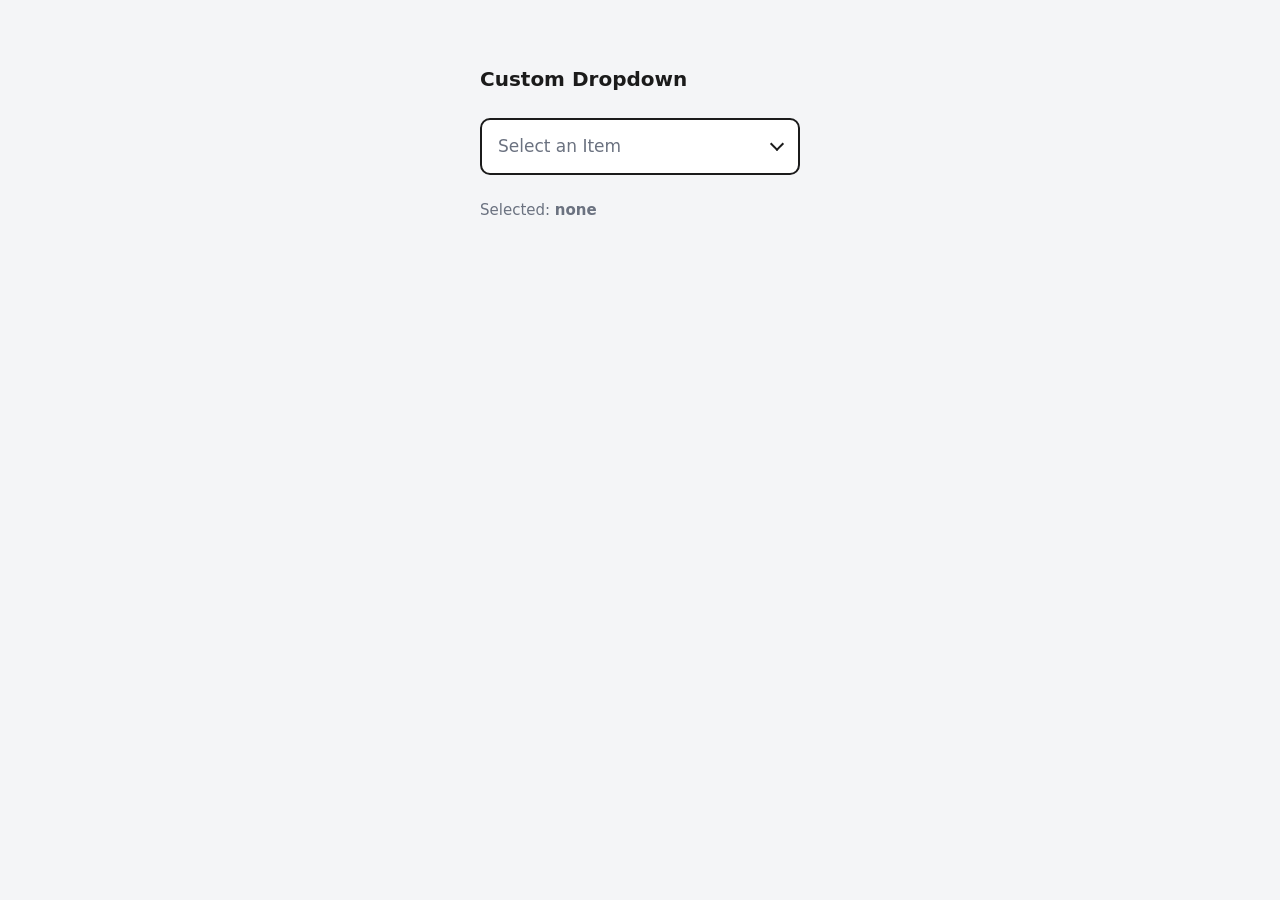
<file: Custom Dropdown/index.html>
<!DOCTYPE html>
<html lang="en">
<head>
  <meta charset="UTF-8" />
  <meta name="viewport" content="width=device-width, initial-scale=1.0" />
  <title>Custom Dropdown</title>
  <link rel="stylesheet" href="css/reset.css" />
  <link rel="stylesheet" href="css/style.css" />
</head>
<body>
  <main class="page">
    <h1 class="page__title">Custom Dropdown</h1>

    <!--
      The whole component lives inside .dropdown.
      JS toggles the class `is-open` on this root element - CSS does the rest.
      The <ul> is rendered by JS from the items in js/data.js, so it starts empty.
    -->
    <div class="dropdown" id="dropdown">
      <button
        type="button"
        class="dropdown__trigger"
        id="dropdownTrigger"
        aria-haspopup="listbox"
        aria-expanded="false"
        aria-controls="dropdownList"
      >
        <span class="dropdown__label is-placeholder" id="dropdownLabel">Select an Item</span>
        <span class="dropdown__chevron" aria-hidden="true"></span>
      </button>

      <ul
        class="dropdown__list"
        id="dropdownList"
        role="listbox"
        tabindex="-1"
        aria-labelledby="dropdownLabel"
      >
        <!-- <li class="dropdown__option" role="option" data-value="1">...</li> -->
      </ul>
    </div>

    <p class="output">
      Selected: <strong id="selectedOutput">none</strong>
    </p>
  </main>

  <script src="js/data.js"></script>
  <script src="js/script.js"></script>
</body>
</html>
</file>
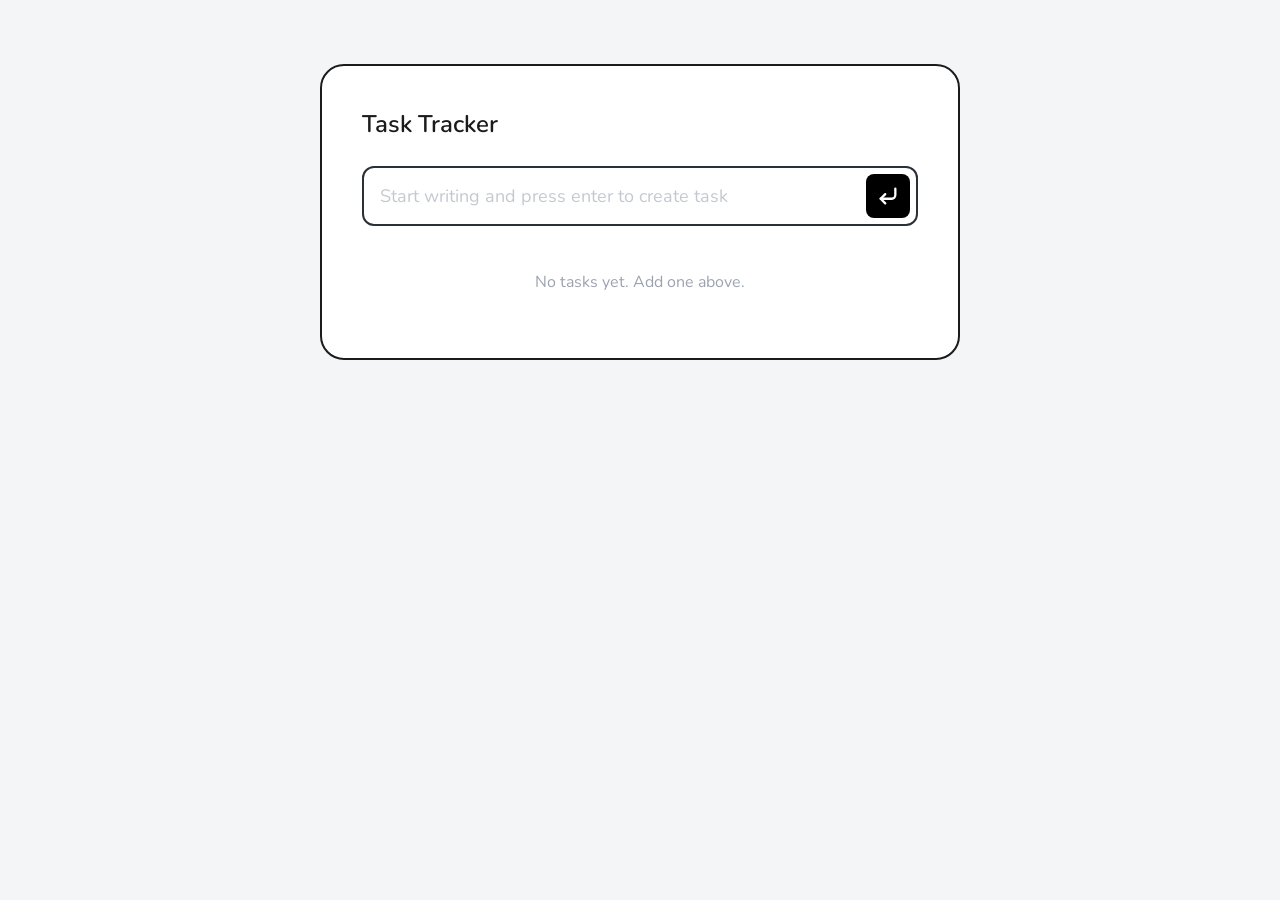
<file: Task Tracker/index.html>
<!DOCTYPE html>
<html lang="en">
<head>
  <meta charset="UTF-8" />
  <meta name="viewport" content="width=device-width, initial-scale=1.0" />
  <title>Task Tracker</title>
  <link rel="preconnect" href="https://fonts.googleapis.com" />
  <link rel="preconnect" href="https://fonts.gstatic.com" crossorigin />
  <link href="https://fonts.googleapis.com/css2?family=Nunito:wght@400;600&display=swap" rel="stylesheet" />
  <link rel="stylesheet" href="css/reset.css" />
  <link rel="stylesheet" href="css/style.css" />
</head>
<body>
  <main class="tracker">
    <h1 class="tracker__title">Task Tracker</h1>

    <!--
      A <form>, so pressing Enter in the input and clicking the button
      both fire the same "submit" event.
    -->
    <form class="task-form" id="taskForm" autocomplete="off">
      <input
        type="text"
        class="task-form__input"
        id="taskInput"
        placeholder="Start writing and press enter to create task"
        aria-label="New task"
      />
      <button type="submit" class="task-form__submit" aria-label="Add task">
        <svg viewBox="0 0 24 24" width="22" height="22" fill="none" stroke="currentColor"
             stroke-width="2.5" stroke-linecap="round" stroke-linejoin="round" aria-hidden="true">
          <polyline points="9 10 4 15 9 20" />
          <path d="M20 4v7a4 4 0 0 1-4 4H4" />
        </svg>
      </button>
    </form>

    <!--
      Your renderTasks() fills this list. Each task should look like this:

      <li class="task" data-id="...">
        <input type="checkbox" class="task__checkbox" />
        <span class="task__text">Task description</span>
        <button type="button" class="task__delete" aria-label="Delete task"></button>
      </li>

      Add the class `is-completed` to the <li> for a completed task.
      The trash icon comes from CSS - the button stays empty.
    -->
    <ul class="task-list" id="taskList"></ul>
  </main>

  <script src="js/script.js"></script>
</body>
</html>
</file>
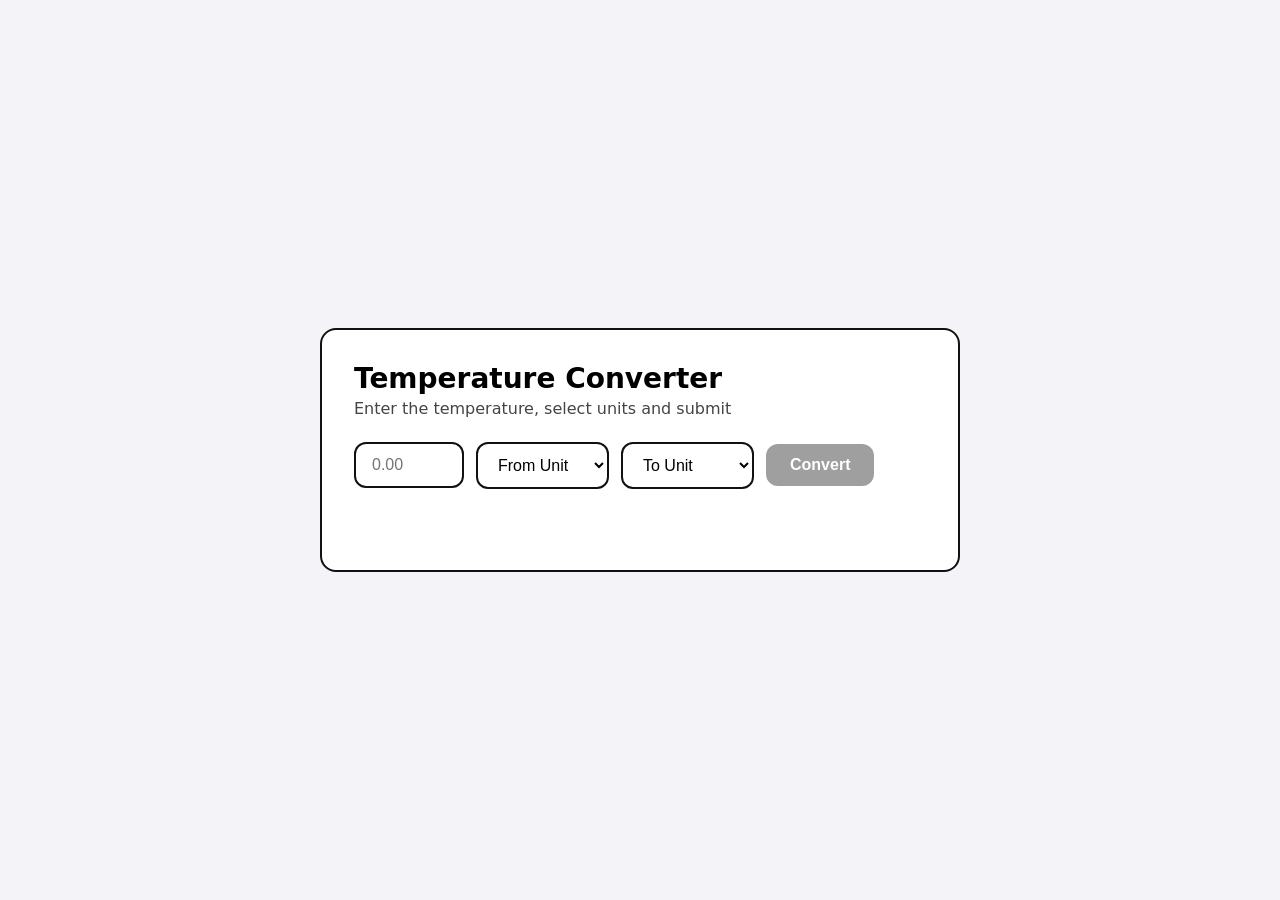
<file: Temperature Converter/index.html>
<!DOCTYPE html>
<html lang="en">
<head>
  <meta charset="UTF-8" />
  <meta name="viewport" content="width=device-width, initial-scale=1.0" />
  <title>Temperature Converter</title>
  <link rel="stylesheet" href="styles.css" />
</head>
<body>
  <main class="card">
    <h1>Temperature Converter</h1>
    <p class="subtitle">Enter the temperature, select units and submit</p>

    <form id="converter" class="controls">
      <input
        type="number"
        id="value"
        class="field"
        placeholder="0.00"
        step="any"
      />

      <select id="from" class="field">
        <option value="" disabled selected>From Unit</option>
        <option value="celsius">Celsius</option>
        <option value="fahrenheit">Fahrenheit</option>
        <option value="kelvin">Kelvin</option>
      </select>

      <select id="to" class="field">
        <option value="" disabled selected>To Unit</option>
        <option value="celsius">Celsius</option>
        <option value="fahrenheit">Fahrenheit</option>
        <option value="kelvin">Kelvin</option>
      </select>

      <button type="submit" id="convert" class="convert" disabled>Convert</button>
    </form>

    <p id="result" class="result"></p>
  </main>

  <script src="script.js"></script>
</body>
</html>
</file>
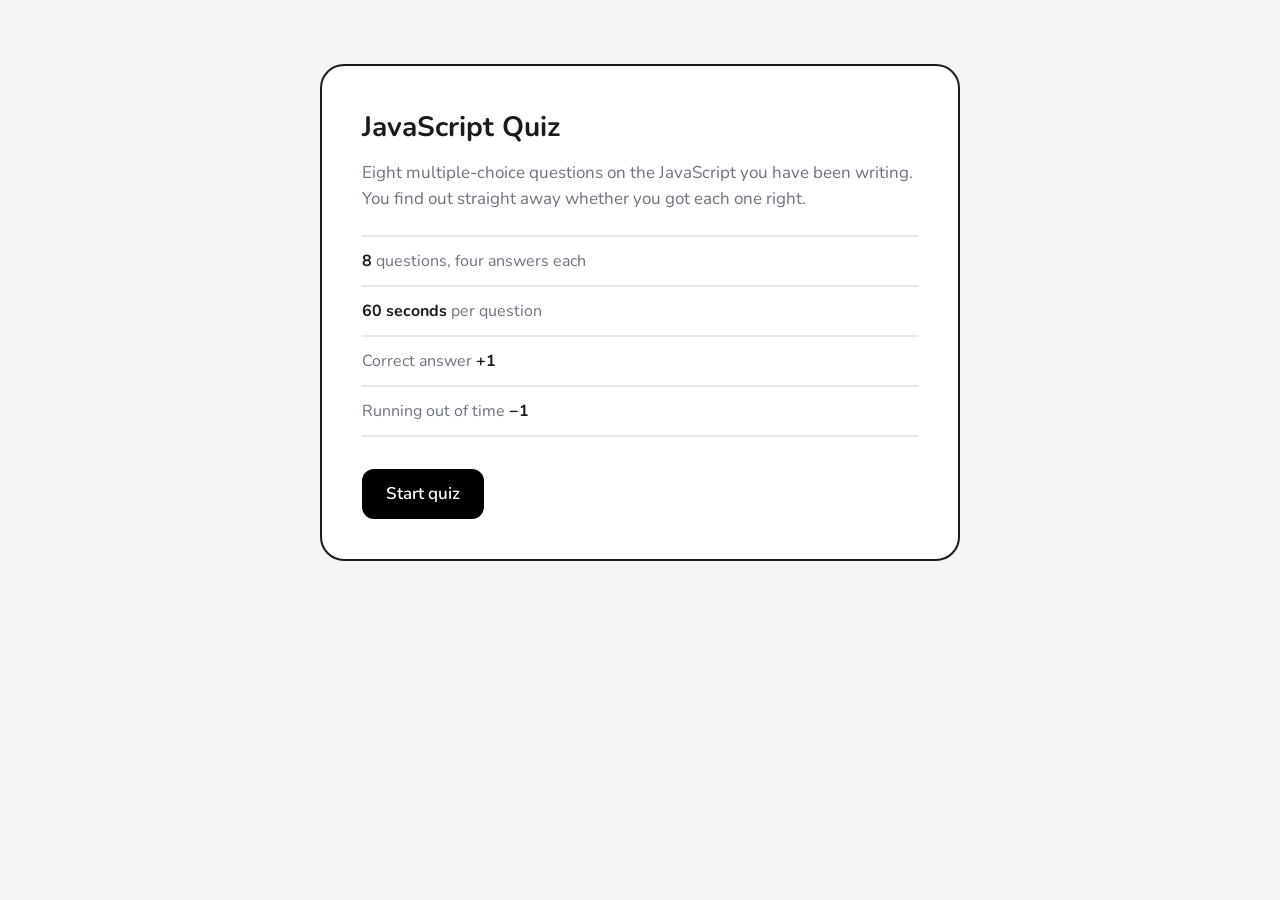
<file: Intermediate/Quiz App/index.html>
<!DOCTYPE html>
<html lang="en">
<head>
  <meta charset="UTF-8" />
  <meta name="viewport" content="width=device-width, initial-scale=1.0" />
  <title>Quiz App</title>
  <link rel="preconnect" href="https://fonts.googleapis.com" />
  <link rel="preconnect" href="https://fonts.gstatic.com" crossorigin />
  <link href="https://fonts.googleapis.com/css2?family=Nunito:wght@400;600;700&display=swap" rel="stylesheet" />
  <link rel="stylesheet" href="css/reset.css" />
  <link rel="stylesheet" href="css/style.css" />
</head>
<body>
  <!--
    Three screens live in the page at once. Only one is visible at a time -
    the other two carry the class `is-hidden`, which is just `display: none`.
    Your showScreen() swaps that class around; nothing is ever created or
    destroyed, so there is no layout jump between screens.
  -->
  <main class="quiz">

    <!-- ============ 1. Start screen ============ -->
    <section class="card screen" id="startScreen">
      <h1 class="card__title">JavaScript Quiz</h1>

      <p class="card__lead">
        Eight multiple-choice questions on the JavaScript you have been writing.
        You find out straight away whether you got each one right.
      </p>

      <ul class="rules">
        <li class="rules__item"><strong>8</strong> questions, four answers each</li>
        <li class="rules__item"><strong>60 seconds</strong> per question</li>
        <li class="rules__item">Correct answer <strong>+1</strong></li>
        <li class="rules__item">Running out of time <strong>&minus;1</strong></li>
      </ul>

      <button type="button" class="btn btn--primary" id="startButton">Start quiz</button>
    </section>

    <!-- ============ 2. Question screen ============ -->
    <section class="card screen is-hidden" id="questionScreen">
      <!--
        The progress text and the clock. Your render fills both:
        progress  -> "Question 3 of 8"
        timer     -> "0:47"
        Add `is-urgent` to the timer when the last 10 seconds are running,
        the CSS turns it red and gives it a pulse.
      -->
      <header class="card__meta">
        <span class="card__progress" id="progress">Question 1 of 8</span>
        <span class="card__timer" id="timer" role="timer" aria-live="off">1:00</span>
      </header>

      <!-- Set the fill's inline `width` as a percentage to shrink the bar. -->
      <div class="timer-bar" aria-hidden="true">
        <div class="timer-bar__fill" id="timerBar" style="width: 100%"></div>
      </div>

      <h2 class="card__question" id="questionText"></h2>

      <!--
        Your renderQuestion() fills this list. Each answer looks like this:

        <li>
          <button type="button" class="answer" data-index="0">
            <span class="answer__letter">A</span>
            <span class="answer__text">pop()</span>
          </button>
        </li>

        Once the question is answered, add one of these to the button:
          is-correct   green  - always put this on the right answer
          is-wrong     red    - only on the wrong one the user picked
        and set `disabled` on every button so nothing can be clicked twice.
      -->
      <ul class="answers" id="answerList"></ul>

      <footer class="card__footer">
        <!-- "Correct!" / "Not quite." / "Time's up." - add `is-correct` or `is-wrong`. -->
        <p class="feedback" id="feedback" role="status" aria-live="polite"></p>

        <!-- Hidden until the question is answered. Says "See results" on the last one. -->
        <button type="button" class="btn btn--primary is-hidden" id="nextButton">Next question</button>
      </footer>
    </section>

    <!-- ============ 3. Results screen ============ -->
    <section class="card screen is-hidden" id="resultsScreen">
      <h2 class="card__title">Your results</h2>

      <!-- e.g. "6 / 8" -->
      <p class="score" id="finalScore"></p>
      <!-- e.g. "5 correct, 2 wrong, 1 timed out" -->
      <p class="score__detail" id="scoreDetail"></p>

      <!--
        Your renderResults() fills this list, one <li> per question:

        <li class="result is-correct">
          <p class="result__question">Which method removes the last element?</p>
          <p class="result__line">Your answer: <span>pop()</span></p>
          <p class="result__line">Correct answer: <span>pop()</span></p>
        </li>

        The <li> class decides the colour of the stripe down its left edge:
          is-correct   green
          is-wrong     red
          is-skipped   grey, for the ones that ran out of time
      -->
      <ol class="results" id="resultsList"></ol>

      <button type="button" class="btn btn--primary" id="restartButton">Try again</button>
    </section>

  </main>

  <script src="js/data.js"></script>
  <script src="js/script.js"></script>
</body>
</html>
</file>
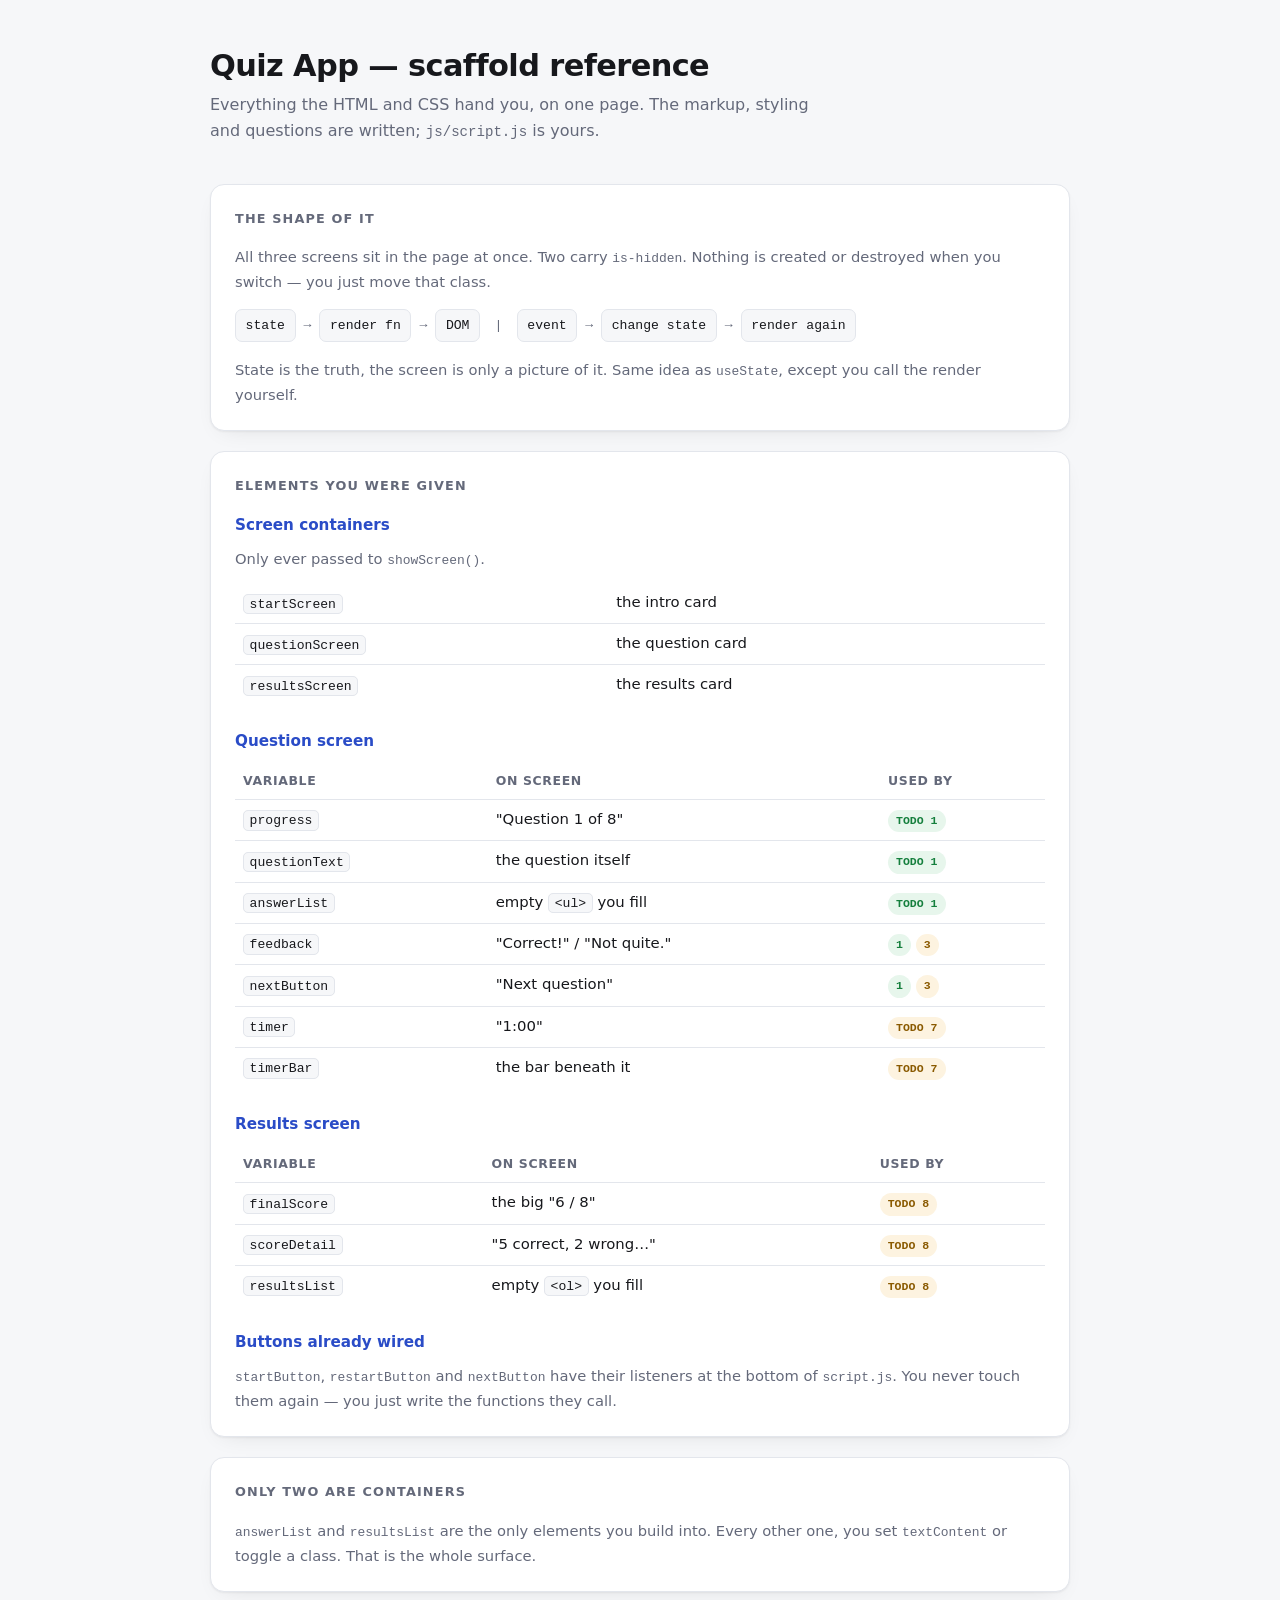
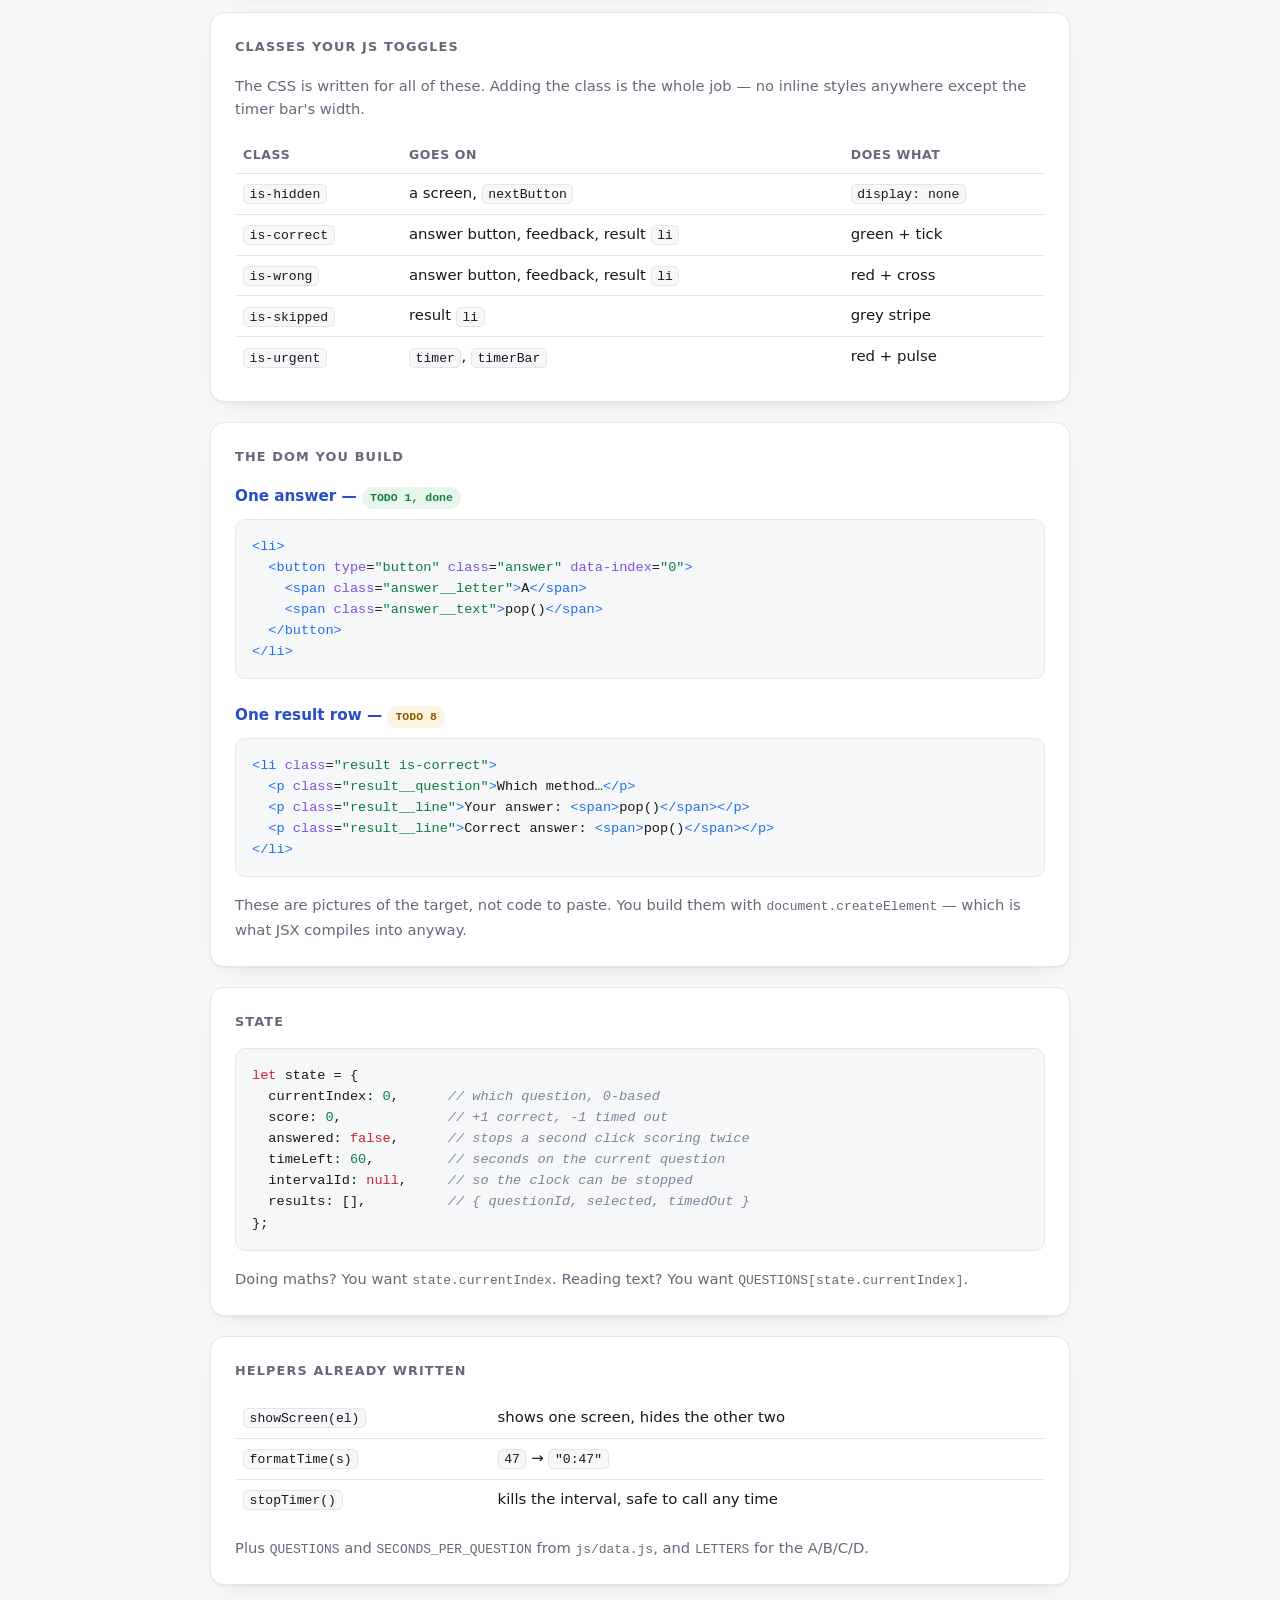
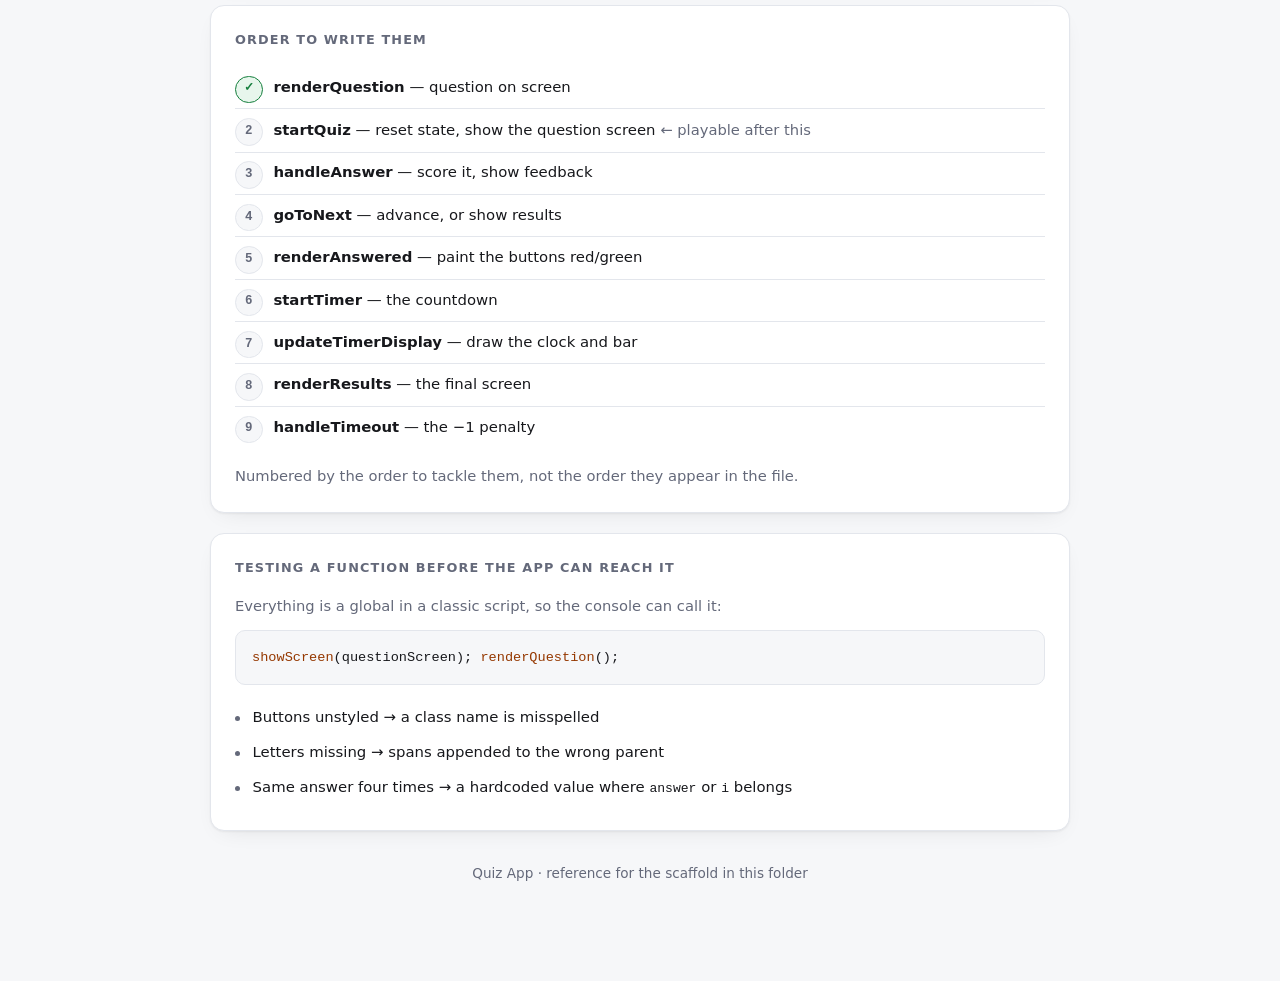
<file: Intermediate/Quiz App/reference.html>
<!DOCTYPE html>
<html lang="en">
<head>
<meta charset="UTF-8" />
<meta name="viewport" content="width=device-width, initial-scale=1.0" />
<title>Quiz App — Scaffold Reference</title>
<style>
  :root {
    --bg: #f6f7f9;
    --surface: #ffffff;
    --text: #17181c;
    --muted: #64697a;
    --border: #e3e6ec;
    --shadow: 0 1px 2px rgba(0,0,0,.05), 0 8px 24px -12px rgba(0,0,0,.12);

    --done: #157f3d;
    --done-bg: #e7f6ec;
    --todo: #8a5a00;
    --todo-bg: #fdf3e0;
    --accent: #2a4cc7;

    --c-tag: #1f6feb;
    --c-attr: #8250df;
    --c-str: #0a7c42;
    --c-com: #7c8496;
    --c-kw: #cf222e;
    --c-fn: #953800;

    --mono: ui-monospace, SFMono-Regular, "SF Mono", Menlo, Consolas, "Liberation Mono", monospace;
  }

  @media (prefers-color-scheme: dark) {
    :root:not([data-theme="light"]) {
      --bg: #0f1116;
      --surface: #171a21;
      --text: #e6e8ee;
      --muted: #9aa1b4;
      --border: #272b36;
      --shadow: 0 1px 2px rgba(0,0,0,.4), 0 8px 24px -12px rgba(0,0,0,.6);

      --done: #56d364;
      --done-bg: #10301c;
      --todo: #e3b341;
      --todo-bg: #322412;
      --accent: #7d9bff;

      --c-tag: #79c0ff;
      --c-attr: #d2a8ff;
      --c-str: #7ee787;
      --c-com: #8b949e;
      --c-kw: #ff7b72;
      --c-fn: #ffa657;
    }
  }

  :root[data-theme="dark"] {
    --bg: #0f1116;
    --surface: #171a21;
    --text: #e6e8ee;
    --muted: #9aa1b4;
    --border: #272b36;
    --shadow: 0 1px 2px rgba(0,0,0,.4), 0 8px 24px -12px rgba(0,0,0,.6);

    --done: #56d364;
    --done-bg: #10301c;
    --todo: #e3b341;
    --todo-bg: #322412;
    --accent: #7d9bff;

    --c-tag: #79c0ff;
    --c-attr: #d2a8ff;
    --c-str: #7ee787;
    --c-com: #8b949e;
    --c-kw: #ff7b72;
    --c-fn: #ffa657;
  }

  * { box-sizing: border-box; margin: 0; padding: 0; }

  body {
    background: var(--bg);
    color: var(--text);
    font-family: system-ui, -apple-system, "Segoe UI", Roboto, sans-serif;
    line-height: 1.6;
    padding: 3rem 1rem 6rem;
  }

  .wrap { max-width: 860px; margin: 0 auto; }

  header { margin-bottom: 2.5rem; }

  h1 {
    font-size: 1.9rem;
    letter-spacing: -0.02em;
    line-height: 1.2;
  }

  .sub { color: var(--muted); margin-top: .5rem; max-width: 62ch; }

  section {
    background: var(--surface);
    border: 1px solid var(--border);
    border-radius: 14px;
    padding: 1.5rem;
    margin-bottom: 1.25rem;
    box-shadow: var(--shadow);
  }

  h2 {
    font-size: .8rem;
    text-transform: uppercase;
    letter-spacing: .09em;
    color: var(--muted);
    margin-bottom: 1rem;
    font-weight: 700;
  }

  h3 {
    font-size: .95rem;
    margin: 1.5rem 0 .6rem;
    color: var(--accent);
  }
  h3:first-of-type { margin-top: 0; }

  p + p { margin-top: .75rem; }
  .note { color: var(--muted); font-size: .92rem; }

  table { width: 100%; border-collapse: collapse; }

  td, th {
    text-align: left;
    padding: .5rem .5rem;
    border-bottom: 1px solid var(--border);
    vertical-align: top;
    font-size: .93rem;
  }
  tr:last-child td { border-bottom: none; }
  th { color: var(--muted); font-size: .78rem; text-transform: uppercase; letter-spacing: .05em; }

  code, .mono { font-family: var(--mono); font-size: .88em; }

  td code {
    background: var(--bg);
    border: 1px solid var(--border);
    border-radius: 5px;
    padding: .1rem .35rem;
    white-space: nowrap;
  }

  .badge {
    display: inline-block;
    font-size: .72rem;
    font-weight: 700;
    padding: .12rem .5rem;
    border-radius: 999px;
    white-space: nowrap;
    font-family: var(--mono);
  }
  .badge.done { color: var(--done); background: var(--done-bg); }
  .badge.todo { color: var(--todo); background: var(--todo-bg); }

  pre {
    background: var(--bg);
    border: 1px solid var(--border);
    border-radius: 10px;
    padding: 1rem;
    overflow-x: auto;
    font-family: var(--mono);
    font-size: .85rem;
    line-height: 1.55;
  }

  .tag  { color: var(--c-tag); }
  .attr { color: var(--c-attr); }
  .str  { color: var(--c-str); }
  .com  { color: var(--c-com); font-style: italic; }
  .kw   { color: var(--c-kw); }
  .fn   { color: var(--c-fn); }

  ol.steps { list-style: none; counter-reset: s; }
  ol.steps li {
    counter-increment: s;
    padding: .55rem 0 .55rem 2.4rem;
    position: relative;
    border-bottom: 1px solid var(--border);
    font-size: .93rem;
  }
  ol.steps li:last-child { border-bottom: none; }
  ol.steps li::before {
    content: counter(s);
    position: absolute;
    left: 0; top: .55rem;
    width: 1.6rem; height: 1.6rem;
    display: grid; place-items: center;
    background: var(--bg);
    border: 1px solid var(--border);
    border-radius: 50%;
    font-family: var(--mono);
    font-size: .78rem;
    font-weight: 700;
    color: var(--muted);
  }
  ol.steps li.is-done::before {
    background: var(--done-bg);
    border-color: var(--done);
    color: var(--done);
    content: "\2713";
  }

  .flow {
    display: flex;
    flex-wrap: wrap;
    align-items: center;
    gap: .5rem;
    font-family: var(--mono);
    font-size: .82rem;
  }
  .flow span {
    background: var(--bg);
    border: 1px solid var(--border);
    border-radius: 7px;
    padding: .3rem .6rem;
  }
  .flow i { color: var(--muted); font-style: normal; }

  ul.plain { list-style: none; }
  ul.plain li {
    padding: .35rem 0 .35rem 1.1rem;
    position: relative;
    font-size: .93rem;
  }
  ul.plain li::before {
    content: "";
    position: absolute; left: 0; top: .95rem;
    width: 5px; height: 5px; border-radius: 50%;
    background: var(--muted);
  }

  footer {
    color: var(--muted);
    font-size: .85rem;
    text-align: center;
    margin-top: 2rem;
  }

  @media (max-width: 560px) {
    body { padding: 2rem .75rem 4rem; }
    section { padding: 1.15rem; }
    td, th { padding: .45rem .3rem; font-size: .87rem; }
    td code { white-space: normal; }
  }
</style>
</head>
<body>
<div class="wrap">

  <header>
    <h1>Quiz App — scaffold reference</h1>
    <p class="sub">
      Everything the HTML and CSS hand you, on one page. The markup, styling and
      questions are written; <code>js/script.js</code> is yours.
    </p>
  </header>

  <section>
    <h2>The shape of it</h2>
    <p class="note" style="margin-bottom:1rem">
      All three screens sit in the page at once. Two carry <code>is-hidden</code>.
      Nothing is created or destroyed when you switch — you just move that class.
    </p>
    <div class="flow">
      <span>state</span><i>→</i>
      <span>render fn</span><i>→</i>
      <span>DOM</span><i style="margin:0 .4rem">|</i>
      <span>event</span><i>→</i>
      <span>change state</span><i>→</i>
      <span>render again</span>
    </div>
    <p class="note" style="margin-top:1rem">
      State is the truth, the screen is only a picture of it. Same idea as
      <code>useState</code>, except you call the render yourself.
    </p>
  </section>

  <section>
    <h2>Elements you were given</h2>

    <h3>Screen containers</h3>
    <p class="note" style="margin-bottom:.75rem">
      Only ever passed to <code>showScreen()</code>.
    </p>
    <table>
      <tr><td><code>startScreen</code></td><td>the intro card</td><td></td></tr>
      <tr><td><code>questionScreen</code></td><td>the question card</td><td></td></tr>
      <tr><td><code>resultsScreen</code></td><td>the results card</td><td></td></tr>
    </table>

    <h3>Question screen</h3>
    <table>
      <tr><th>variable</th><th>on screen</th><th>used by</th></tr>
      <tr><td><code>progress</code></td><td>"Question 1 of 8"</td><td><span class="badge done">TODO 1</span></td></tr>
      <tr><td><code>questionText</code></td><td>the question itself</td><td><span class="badge done">TODO 1</span></td></tr>
      <tr><td><code>answerList</code></td><td>empty <code>&lt;ul&gt;</code> you fill</td><td><span class="badge done">TODO 1</span></td></tr>
      <tr><td><code>feedback</code></td><td>"Correct!" / "Not quite."</td><td><span class="badge done">1</span> <span class="badge todo">3</span></td></tr>
      <tr><td><code>nextButton</code></td><td>"Next question"</td><td><span class="badge done">1</span> <span class="badge todo">3</span></td></tr>
      <tr><td><code>timer</code></td><td>"1:00"</td><td><span class="badge todo">TODO 7</span></td></tr>
      <tr><td><code>timerBar</code></td><td>the bar beneath it</td><td><span class="badge todo">TODO 7</span></td></tr>
    </table>

    <h3>Results screen</h3>
    <table>
      <tr><th>variable</th><th>on screen</th><th>used by</th></tr>
      <tr><td><code>finalScore</code></td><td>the big "6 / 8"</td><td><span class="badge todo">TODO 8</span></td></tr>
      <tr><td><code>scoreDetail</code></td><td>"5 correct, 2 wrong…"</td><td><span class="badge todo">TODO 8</span></td></tr>
      <tr><td><code>resultsList</code></td><td>empty <code>&lt;ol&gt;</code> you fill</td><td><span class="badge todo">TODO 8</span></td></tr>
    </table>

    <h3>Buttons already wired</h3>
    <p class="note">
      <code>startButton</code>, <code>restartButton</code> and <code>nextButton</code>
      have their listeners at the bottom of <code>script.js</code>. You never touch
      them again — you just write the functions they call.
    </p>
  </section>

  <section>
    <h2>Only two are containers</h2>
    <p class="note">
      <code>answerList</code> and <code>resultsList</code> are the only elements you
      build into. Every other one, you set <code>textContent</code> or toggle a class.
      That is the whole surface.
    </p>
  </section>

  <section>
    <h2>Classes your JS toggles</h2>
    <p class="note" style="margin-bottom:1rem">
      The CSS is written for all of these. Adding the class is the whole job — no
      inline styles anywhere except the timer bar's width.
    </p>
    <table>
      <tr><th>class</th><th>goes on</th><th>does what</th></tr>
      <tr><td><code>is-hidden</code></td><td>a screen, <code>nextButton</code></td><td><code>display: none</code></td></tr>
      <tr><td><code>is-correct</code></td><td>answer button, feedback, result <code>li</code></td><td>green + tick</td></tr>
      <tr><td><code>is-wrong</code></td><td>answer button, feedback, result <code>li</code></td><td>red + cross</td></tr>
      <tr><td><code>is-skipped</code></td><td>result <code>li</code></td><td>grey stripe</td></tr>
      <tr><td><code>is-urgent</code></td><td><code>timer</code>, <code>timerBar</code></td><td>red + pulse</td></tr>
    </table>
  </section>

  <section>
    <h2>The DOM you build</h2>

    <h3>One answer — <span class="badge done">TODO 1, done</span></h3>
<pre><span class="tag">&lt;li&gt;</span>
  <span class="tag">&lt;button</span> <span class="attr">type</span>=<span class="str">"button"</span> <span class="attr">class</span>=<span class="str">"answer"</span> <span class="attr">data-index</span>=<span class="str">"0"</span><span class="tag">&gt;</span>
    <span class="tag">&lt;span</span> <span class="attr">class</span>=<span class="str">"answer__letter"</span><span class="tag">&gt;</span>A<span class="tag">&lt;/span&gt;</span>
    <span class="tag">&lt;span</span> <span class="attr">class</span>=<span class="str">"answer__text"</span><span class="tag">&gt;</span>pop()<span class="tag">&lt;/span&gt;</span>
  <span class="tag">&lt;/button&gt;</span>
<span class="tag">&lt;/li&gt;</span></pre>

    <h3>One result row — <span class="badge todo">TODO 8</span></h3>
<pre><span class="tag">&lt;li</span> <span class="attr">class</span>=<span class="str">"result is-correct"</span><span class="tag">&gt;</span>
  <span class="tag">&lt;p</span> <span class="attr">class</span>=<span class="str">"result__question"</span><span class="tag">&gt;</span>Which method…<span class="tag">&lt;/p&gt;</span>
  <span class="tag">&lt;p</span> <span class="attr">class</span>=<span class="str">"result__line"</span><span class="tag">&gt;</span>Your answer: <span class="tag">&lt;span&gt;</span>pop()<span class="tag">&lt;/span&gt;&lt;/p&gt;</span>
  <span class="tag">&lt;p</span> <span class="attr">class</span>=<span class="str">"result__line"</span><span class="tag">&gt;</span>Correct answer: <span class="tag">&lt;span&gt;</span>pop()<span class="tag">&lt;/span&gt;&lt;/p&gt;</span>
<span class="tag">&lt;/li&gt;</span></pre>

    <p class="note" style="margin-top:1rem">
      These are pictures of the target, not code to paste. You build them with
      <code>document.createElement</code> — which is what JSX compiles into anyway.
    </p>
  </section>

  <section>
    <h2>State</h2>
<pre><span class="kw">let</span> state = {
  currentIndex: <span class="str">0</span>,      <span class="com">// which question, 0-based</span>
  score: <span class="str">0</span>,             <span class="com">// +1 correct, -1 timed out</span>
  answered: <span class="kw">false</span>,      <span class="com">// stops a second click scoring twice</span>
  timeLeft: <span class="str">60</span>,         <span class="com">// seconds on the current question</span>
  intervalId: <span class="kw">null</span>,     <span class="com">// so the clock can be stopped</span>
  results: [],          <span class="com">// { questionId, selected, timedOut }</span>
};</pre>
    <p class="note" style="margin-top:1rem">
      Doing maths? You want <code>state.currentIndex</code>. Reading text? You want
      <code>QUESTIONS[state.currentIndex]</code>.
    </p>
  </section>

  <section>
    <h2>Helpers already written</h2>
    <table>
      <tr><td><code class="mono">showScreen(el)</code></td><td>shows one screen, hides the other two</td></tr>
      <tr><td><code class="mono">formatTime(s)</code></td><td><code>47</code> → <code>"0:47"</code></td></tr>
      <tr><td><code class="mono">stopTimer()</code></td><td>kills the interval, safe to call any time</td></tr>
    </table>
    <p class="note" style="margin-top:1rem">
      Plus <code>QUESTIONS</code> and <code>SECONDS_PER_QUESTION</code> from
      <code>js/data.js</code>, and <code>LETTERS</code> for the A/B/C/D.
    </p>
  </section>

  <section>
    <h2>Order to write them</h2>
    <ol class="steps">
      <li class="is-done"><strong>renderQuestion</strong> — question on screen</li>
      <li><strong>startQuiz</strong> — reset state, show the question screen <span class="note">← playable after this</span></li>
      <li><strong>handleAnswer</strong> — score it, show feedback</li>
      <li><strong>goToNext</strong> — advance, or show results</li>
      <li><strong>renderAnswered</strong> — paint the buttons red/green</li>
      <li><strong>startTimer</strong> — the countdown</li>
      <li><strong>updateTimerDisplay</strong> — draw the clock and bar</li>
      <li><strong>renderResults</strong> — the final screen</li>
      <li><strong>handleTimeout</strong> — the −1 penalty</li>
    </ol>
    <p class="note" style="margin-top:1rem">
      Numbered by the order to tackle them, not the order they appear in the file.
    </p>
  </section>

  <section>
    <h2>Testing a function before the app can reach it</h2>
    <p class="note" style="margin-bottom:.75rem">
      Everything is a global in a classic script, so the console can call it:
    </p>
<pre><span class="fn">showScreen</span>(questionScreen); <span class="fn">renderQuestion</span>();</pre>
    <ul class="plain" style="margin-top:1rem">
      <li>Buttons unstyled → a class name is misspelled</li>
      <li>Letters missing → spans appended to the wrong parent</li>
      <li>Same answer four times → a hardcoded value where <code>answer</code> or <code>i</code> belongs</li>
    </ul>
  </section>

  <footer>Quiz App · reference for the scaffold in this folder</footer>

</div>
</body>
</html>
</file>
<file: Custom Dropdown/css/style.css>
:root {
  --clr-bg: #f4f5f7;
  --clr-surface: #ffffff;
  --clr-border: #1b1b1b;
  --clr-text: #1b1b1b;
  --clr-muted: #6b7280;
  --clr-hover: #f0f1f3;
  --clr-accent: #1b1b1b;

  --radius: 10px;
  --dropdown-width: 320px;
}

body {
  display: grid;
  place-items: start center;
  padding: 4rem 1.25rem;
  background: var(--clr-bg);
  color: var(--clr-text);
}

.page {
  width: 100%;
  max-width: var(--dropdown-width);
}

.page__title {
  margin-bottom: 1.5rem;
  font-size: 1.25rem;
  font-weight: 600;
}

/* ---------- Dropdown root ---------- */

.dropdown {
  position: relative;
  width: 100%;
}

/* ---------- Trigger ---------- */

.dropdown__trigger {
  display: flex;
  align-items: center;
  justify-content: space-between;
  gap: 0.75rem;
  width: 100%;
  padding: 0.85rem 1rem;
  background: var(--clr-surface);
  border: 2px solid var(--clr-border);
  border-radius: var(--radius);
  font-size: 1.0625rem;
  text-align: left;
}

.dropdown__trigger:focus-visible {
  outline: 3px solid rgba(27, 27, 27, 0.25);
  outline-offset: 2px;
}

.dropdown__label {
  overflow: hidden;
  white-space: nowrap;
  text-overflow: ellipsis;
}

/* Placeholder styling: JS adds `is-placeholder` while nothing is selected. */
.dropdown__label.is-placeholder {
  color: var(--clr-muted);
}

/* Chevron drawn with a rotated border - points down, flips up when open. */
.dropdown__chevron {
  flex: 0 0 auto;
  width: 10px;
  height: 10px;
  border-right: 2px solid currentColor;
  border-bottom: 2px solid currentColor;
  transform: translateY(-2px) rotate(45deg);
  transition: transform 150ms ease;
}

.dropdown.is-open .dropdown__chevron {
  transform: translateY(2px) rotate(-135deg);
}

/* ---------- List ---------- */

.dropdown__list {
  position: absolute;
  top: calc(100% + 0.5rem);
  left: 0;
  right: 0;
  z-index: 10;
  overflow: hidden auto;
  max-height: 16rem;
  background: var(--clr-surface);
  border: 2px solid var(--clr-border);
  border-radius: var(--radius);

  /* Hidden by default */
  visibility: hidden;
  opacity: 0;
  transform: translateY(-6px);
  pointer-events: none;
  transition: opacity 150ms ease, transform 150ms ease, visibility 150ms;
}

.dropdown.is-open .dropdown__list {
  visibility: visible;
  opacity: 1;
  transform: translateY(0);
  pointer-events: auto;
}

/* ---------- Options ---------- */

.dropdown__option {
  display: flex;
  align-items: center;
  justify-content: space-between;
  gap: 0.75rem;
  padding: 0.85rem 1rem;
  cursor: pointer;
  border-bottom: 1px solid var(--clr-border);
}

.dropdown__option:last-child {
  border-bottom: none;
}

.dropdown__option:hover,
.dropdown__option.is-active {
  background: var(--clr-hover);
}

/* Check mark - only visible on the selected option.
   JS sets aria-selected="true" on it, CSS keys off that. */
.dropdown__option::after {
  content: "";
  flex: 0 0 auto;
  width: 20px;
  height: 20px;
  border-radius: 50%;
  background: var(--clr-accent);
  opacity: 0;
  transform: scale(0.6);
  transition: opacity 120ms ease, transform 120ms ease;

  /* white check inside the dark circle */
  background-image: url("data:image/svg+xml,%3Csvg xmlns='http://www.w3.org/2000/svg' viewBox='0 0 24 24' fill='none' stroke='white' stroke-width='3' stroke-linecap='round' stroke-linejoin='round'%3E%3Cpolyline points='20 6 9 17 4 12'/%3E%3C/svg%3E");
  background-size: 13px 13px;
  background-position: center;
  background-repeat: no-repeat;
}

.dropdown__option[aria-selected="true"]::after {
  opacity: 1;
  transform: scale(1);
}

/* ---------- Output line (just for debugging your state) ---------- */

.output {
  margin-top: 1.5rem;
  font-size: 0.9375rem;
  color: var(--clr-muted);
}
</file>
<file: Task Tracker/css/style.css>
:root {
  --clr-bg: #f4f5f7;
  --clr-surface: #ffffff;
  --clr-border: #2b2f36;
  --clr-text: #1b1b1b;
  --clr-muted: #9ca3af;
  --clr-placeholder: #c4c9d1;
  --clr-divider: #e5e7eb;
  --clr-done: #7a7a7a;
  --clr-accent: #000000;

  --radius: 12px;
  --tracker-width: 640px;
}

body {
  display: grid;
  place-items: start center;
  padding: 4rem 1.25rem;
  background: var(--clr-bg);
  color: var(--clr-text);
  font-family: "Nunito", system-ui, -apple-system, "Segoe UI", Roboto, sans-serif;
}

.tracker {
  width: 100%;
  max-width: var(--tracker-width);
  padding: 2.5rem;
  background: var(--clr-surface);
  border: 2px solid var(--clr-text);
  border-radius: 24px;
}

.tracker__title {
  margin-bottom: 1.5rem;
  font-size: 1.5rem;
  font-weight: 600;
}

/* ---------- Form ---------- */

.task-form {
  display: flex;
  align-items: center;
  gap: 0.5rem;
  padding: 0.375rem 0.375rem 0.375rem 1rem;
  border: 2px solid var(--clr-border);
  border-radius: var(--radius);
}

.task-form:focus-within {
  outline: 3px solid rgba(27, 27, 27, 0.2);
  outline-offset: 2px;
}

.task-form__input {
  flex: 1;
  min-width: 0;
  padding: 0.5rem 0;
  font: inherit;
  font-size: 1.125rem;
  color: var(--clr-text);
  background: none;
  border: none;
  outline: none;
}

.task-form__input::placeholder {
  color: var(--clr-placeholder);
}

.task-form__submit {
  display: grid;
  place-items: center;
  flex: 0 0 auto;
  width: 2.75rem;
  height: 2.75rem;
  color: #fff;
  background: var(--clr-accent);
  border-radius: 8px;
}

.task-form__submit:hover {
  background: #333;
}

.task-form__submit:focus-visible {
  outline: 3px solid rgba(27, 27, 27, 0.35);
  outline-offset: 2px;
}

/* ---------- List ---------- */

.task-list {
  margin-top: 1.25rem;
}

/* Shown automatically while the list has no <li>s. */
.task-list:empty::before {
  content: "No tasks yet. Add one above.";
  display: block;
  padding: 1.5rem 0;
  color: var(--clr-muted);
  text-align: center;
}

/* ---------- Task ---------- */

.task {
  display: flex;
  align-items: center;
  gap: 0.875rem;
  padding: 0.875rem 0.25rem;
  border-bottom: 2px solid var(--clr-divider);
}

.task__checkbox {
  appearance: none;
  flex: 0 0 auto;
  display: grid;
  place-items: center;
  width: 1.5rem;
  height: 1.5rem;
  margin: 0;
  border: 2px solid var(--clr-text);
  border-radius: 6px;
  cursor: pointer;
}

.task__checkbox:focus-visible {
  outline: 3px solid rgba(27, 27, 27, 0.3);
  outline-offset: 2px;
}

.task__text {
  flex: 1;
  min-width: 0;
  font-size: 1.125rem;
  overflow-wrap: anywhere;
}

/* Trash icon drawn with a mask, so it follows `color`. */
.task__delete {
  flex: 0 0 auto;
  width: 1.5rem;
  height: 1.5rem;
  color: var(--clr-text);
  background-color: currentColor;
  -webkit-mask: url("data:image/svg+xml,%3Csvg xmlns='http://www.w3.org/2000/svg' viewBox='0 0 24 24'%3E%3Cpath d='M9 2h6v2h5v2H4V4h5V2zM5 8h14l-1 14H6L5 8zm4 3v8h2v-8H9zm4 0v8h2v-8h-2z'/%3E%3C/svg%3E") center / contain no-repeat;
          mask: url("data:image/svg+xml,%3Csvg xmlns='http://www.w3.org/2000/svg' viewBox='0 0 24 24'%3E%3Cpath d='M9 2h6v2h5v2H4V4h5V2zM5 8h14l-1 14H6L5 8zm4 3v8h2v-8H9zm4 0v8h2v-8h-2z'/%3E%3C/svg%3E") center / contain no-repeat;
  opacity: 0.85;
  transition: opacity 120ms ease, transform 120ms ease;
}

.task__delete:hover {
  opacity: 1;
  transform: scale(1.1);
}

.task__delete:focus-visible {
  outline: 3px solid rgba(27, 27, 27, 0.3);
  outline-offset: 3px;
}

/* ---------- Completed state (JS adds `is-completed` to the <li>) ---------- */

.task.is-completed .task__checkbox {
  background: var(--clr-done);
  border-color: #5f5f5f;
}

.task.is-completed .task__text {
  color: var(--clr-muted);
  text-decoration: line-through;
  text-decoration-color: var(--clr-text);
  text-decoration-thickness: 2px;
}
</file>
<file: Temperature Converter/styles.css>
* {
  box-sizing: border-box;
  margin: 0;
  padding: 0;
}

body {
  font-family: system-ui, -apple-system, "Segoe UI", sans-serif;
  background: #f4f4f8;
  min-height: 100vh;
  display: flex;
  align-items: center;
  justify-content: center;
  padding: 1rem;
}

.card {
  background: #fff;
  border: 2px solid #111;
  border-radius: 16px;
  padding: 2rem;
  max-width: 640px;
  width: 100%;
}

h1 {
  font-size: 1.75rem;
  margin-bottom: 0.25rem;
}

.subtitle {
  color: #444;
  margin-bottom: 1.5rem;
}

.controls {
  display: flex;
  flex-wrap: wrap;
  gap: 0.75rem;
  align-items: center;
}

.field {
  padding: 0.75rem 1rem;
  font-size: 1rem;
  border: 2px solid #111;
  border-radius: 12px;
  background: #fff;
}

#value {
  width: 110px;
}

.convert {
  padding: 0.75rem 1.5rem;
  font-size: 1rem;
  font-weight: 600;
  color: #fff;
  background: #111;
  border: none;
  border-radius: 12px;
  cursor: pointer;
}

.convert:disabled {
  opacity: 0.4;
  cursor: not-allowed;
}

.result {
  margin-top: 1.5rem;
  font-size: 1.15rem;
  color: #1a8f3c;
  min-height: 1.4em;
}
</file>
<file: Intermediate/Quiz App/css/style.css>
:root {
  --clr-bg: #f4f5f7;
  --clr-surface: #ffffff;
  --clr-text: #1b1b1b;
  --clr-muted: #6b7280;
  --clr-divider: #e5e7eb;
  --clr-accent: #000000;

  --clr-correct: #157f3d;
  --clr-correct-bg: #e7f6ec;
  --clr-wrong: #c02626;
  --clr-wrong-bg: #fdeaea;

  --radius: 12px;
  --card-width: 640px;
}

body {
  display: grid;
  place-items: start center;
  padding: 4rem 1.25rem;
  background: var(--clr-bg);
  color: var(--clr-text);
  font-family: "Nunito", system-ui, -apple-system, "Segoe UI", Roboto, sans-serif;
}

.quiz {
  width: 100%;
  max-width: var(--card-width);
}

/* ---------- Card ---------- */

.card {
  padding: 2.5rem;
  background: var(--clr-surface);
  border: 2px solid var(--clr-text);
  border-radius: 24px;
}

/* JS adds this to the two screens that are off stage. */
.is-hidden {
  display: none;
}

.card__title {
  font-size: 1.75rem;
  font-weight: 700;
}

.card__lead {
  margin-top: 0.75rem;
  color: var(--clr-muted);
  font-size: 1.0625rem;
}

/* ---------- Start screen ---------- */

.rules {
  margin: 1.5rem 0 2rem;
  border-top: 2px solid var(--clr-divider);
}

.rules__item {
  padding: 0.75rem 0;
  border-bottom: 2px solid var(--clr-divider);
  color: var(--clr-muted);
}

.rules__item strong {
  color: var(--clr-text);
  font-weight: 700;
}

/* ---------- Buttons ---------- */

.btn {
  padding: 0.75rem 1.5rem;
  font-size: 1.0625rem;
  font-weight: 600;
  border-radius: var(--radius);
  transition: background 120ms ease;
}

.btn--primary {
  color: #fff;
  background: var(--clr-accent);
}

.btn--primary:hover {
  background: #333;
}

.btn:focus-visible {
  outline: 3px solid rgba(27, 27, 27, 0.35);
  outline-offset: 2px;
}

/* ---------- Question header ---------- */

.card__meta {
  display: flex;
  align-items: baseline;
  justify-content: space-between;
  gap: 1rem;
  color: var(--clr-muted);
  font-size: 0.9375rem;
  font-weight: 600;
}

.card__timer {
  /* Tabular figures, so the card does not twitch as the digits change. */
  font-variant-numeric: tabular-nums;
  font-size: 1.125rem;
  color: var(--clr-text);
}

/* Last 10 seconds - JS adds `is-urgent`. */
.card__timer.is-urgent {
  color: var(--clr-wrong);
  animation: pulse 1s ease-in-out infinite;
}

@keyframes pulse {
  50% { opacity: 0.45; }
}

.timer-bar {
  height: 6px;
  margin-top: 0.625rem;
  overflow: hidden;
  background: var(--clr-divider);
  border-radius: 999px;
}

/* JS sets the inline width, from 100% down to 0%. */
.timer-bar__fill {
  height: 100%;
  background: var(--clr-text);
  border-radius: inherit;
  transition: width 250ms linear;
}

.timer-bar__fill.is-urgent {
  background: var(--clr-wrong);
}

.card__question {
  margin: 1.5rem 0;
  font-size: 1.375rem;
  font-weight: 700;
  line-height: 1.35;
}

/* ---------- Answers ---------- */

.answers {
  display: grid;
  gap: 0.75rem;
}

.answer {
  display: flex;
  align-items: center;
  gap: 0.875rem;
  width: 100%;
  padding: 0.875rem 1rem;
  text-align: left;
  font-size: 1.0625rem;
  background: var(--clr-surface);
  border: 2px solid var(--clr-divider);
  border-radius: var(--radius);
  transition: border-color 120ms ease, background 120ms ease;
}

.answer:hover:not(:disabled) {
  border-color: var(--clr-text);
}

.answer:focus-visible {
  outline: 3px solid rgba(27, 27, 27, 0.3);
  outline-offset: 2px;
}

/* Answered already - the buttons are disabled but must stay readable. */
.answer:disabled {
  cursor: default;
  opacity: 1;
}

.answer__letter {
  display: grid;
  place-items: center;
  flex: 0 0 auto;
  width: 1.875rem;
  height: 1.875rem;
  font-size: 0.9375rem;
  font-weight: 700;
  border: 2px solid currentColor;
  border-radius: 8px;
}

.answer__text {
  flex: 1;
  min-width: 0;
  overflow-wrap: anywhere;
}

/* ---------- Answered states (JS adds these) ---------- */

.answer.is-correct {
  color: var(--clr-correct);
  background: var(--clr-correct-bg);
  border-color: var(--clr-correct);
  font-weight: 600;
}

.answer.is-wrong {
  color: var(--clr-wrong);
  background: var(--clr-wrong-bg);
  border-color: var(--clr-wrong);
  font-weight: 600;
}

/* A tick / cross after the text of the two marked answers. */
.answer.is-correct::after,
.answer.is-wrong::after {
  flex: 0 0 auto;
  font-size: 1.125rem;
  font-weight: 700;
}

.answer.is-correct::after {
  content: "\2713";
}

.answer.is-wrong::after {
  content: "\2717";
}

/* ---------- Feedback + next ---------- */

.card__footer {
  display: flex;
  align-items: center;
  justify-content: space-between;
  gap: 1rem;
  margin-top: 1.5rem;
  min-height: 3rem;
}

.feedback {
  font-weight: 700;
}

.feedback.is-correct { color: var(--clr-correct); }
.feedback.is-wrong   { color: var(--clr-wrong); }

/* ---------- Results screen ---------- */

.score {
  margin-top: 1rem;
  font-size: 3rem;
  font-weight: 700;
  line-height: 1;
  font-variant-numeric: tabular-nums;
}

.score__detail {
  margin-top: 0.5rem;
  color: var(--clr-muted);
}

.results {
  display: grid;
  gap: 0.75rem;
  margin: 1.75rem 0;
}

.result {
  padding: 0.875rem 1rem;
  border: 2px solid var(--clr-divider);
  border-left-width: 6px;
  border-radius: var(--radius);
}

.result.is-correct { border-left-color: var(--clr-correct); }
.result.is-wrong   { border-left-color: var(--clr-wrong); }
.result.is-skipped { border-left-color: var(--clr-muted); }

.result__question {
  font-weight: 700;
}

.result__line {
  margin-top: 0.375rem;
  color: var(--clr-muted);
  font-size: 0.9375rem;
}

.result__line span {
  font-weight: 600;
}

.result.is-correct .result__line span { color: var(--clr-correct); }
.result.is-wrong   .result__line span { color: var(--clr-wrong); }

/* ---------- Small screens ---------- */

@media (max-width: 480px) {
  body {
    padding: 2rem 1rem;
  }

  .card {
    padding: 1.5rem;
  }

  .card__question {
    font-size: 1.1875rem;
  }

  .card__footer {
    flex-direction: column;
    align-items: stretch;
  }
}
</file>
